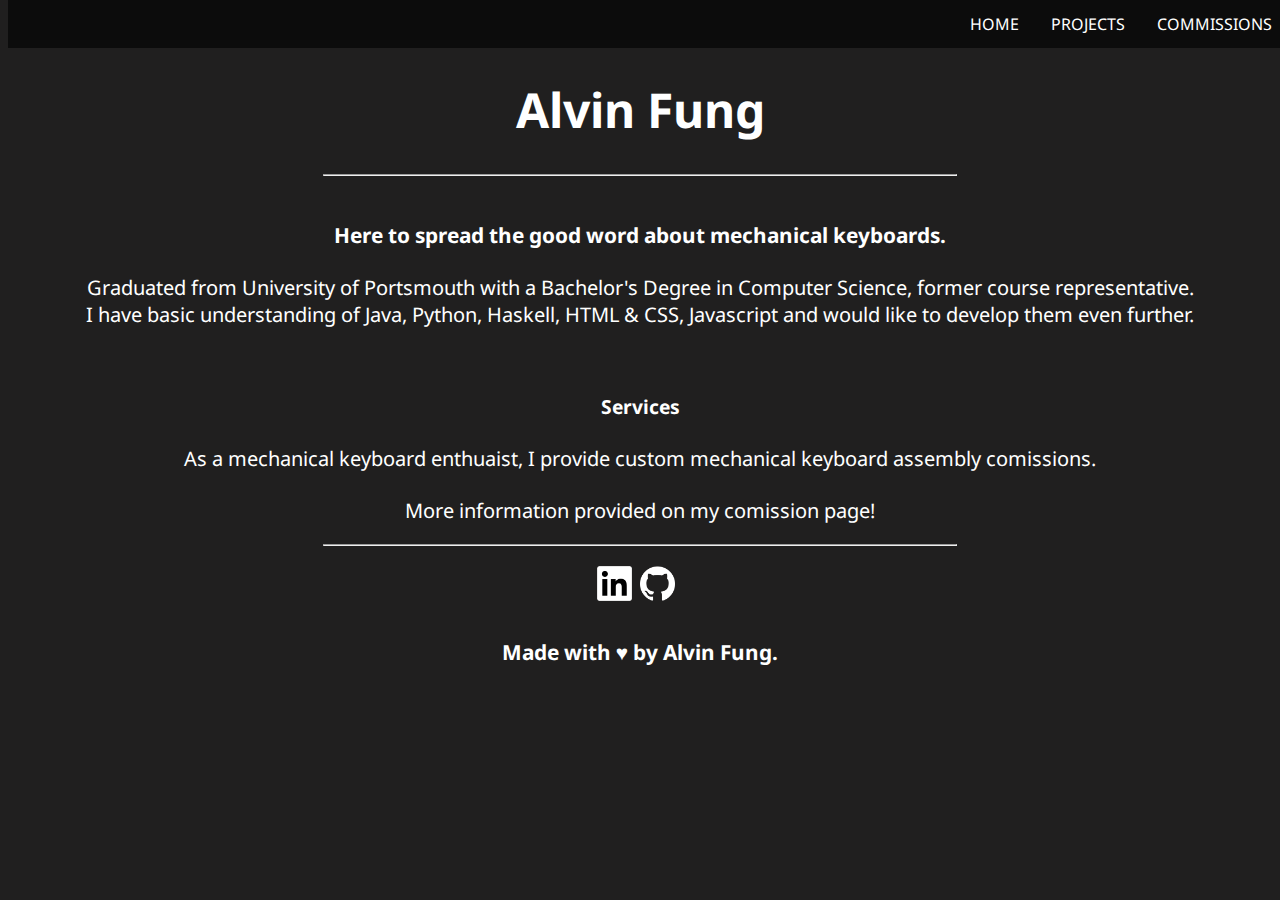
<file: index.html>
<!DOCTYPE html>
<html lang="en">

<head>
    <meta charset="UTF-8">
    <meta name="viewport" content="width=device-width, initial-scale=1.0">
    <title>Alvin Fung</title>
    <link rel="stylesheet" href="/css/website.css">
</head>

<nav>
    <a class="active" href="index.html">Home</a>
    <a href="projects.html">Projects</a>
    <a href="commissions.html">Commissions</a>
    <!-- <a href="archive.html">Archive</a> -->
</nav>

<body>
    <main>
        <div class="intro">
            <h1>Alvin Fung</h1>
            <hr style="width:50%;text-align:center;">

            <h2 style="padding-top:3vh;">Here to spread the good word about mechanical keyboards.</h2>
            <p>Graduated from University of Portsmouth with a Bachelor's Degree in Computer Science, former course
                representative.
                <br>I have basic understanding of Java, Python, Haskell, HTML & CSS, Javascript and would like to
                develop them
                even
                further.
            </p>

            <h3 id="services">Services</h3>

            <p>As a mechanical keyboard enthuaist, I provide custom mechanical keyboard assembly comissions.
            </p>
            <p>More information provided on
                my comission page!</p>
            <hr style="width:50%;text-align:center;">
            <div class="social-row">
                <div>
                    <a href="https://www.linkedin.com/in/alvin-fung-4546b8212/" class="linkedin-link">
                        <img src="images/portfolio/linkedin.png" alt="LinkedIn">
                    </a>
                </div>
                <div>
                    <a href="https://github.com/Alvin-Fung" class="github-link">
                        <img src="images/portfolio/github.png" alt="Github">
                    </a>
                </div>
            </div>

        </div>
    </main>
    <footer>
        <h2>Made with ♥ by Alvin Fung.</h2>
    </footer>

</body>

</html>
</file>
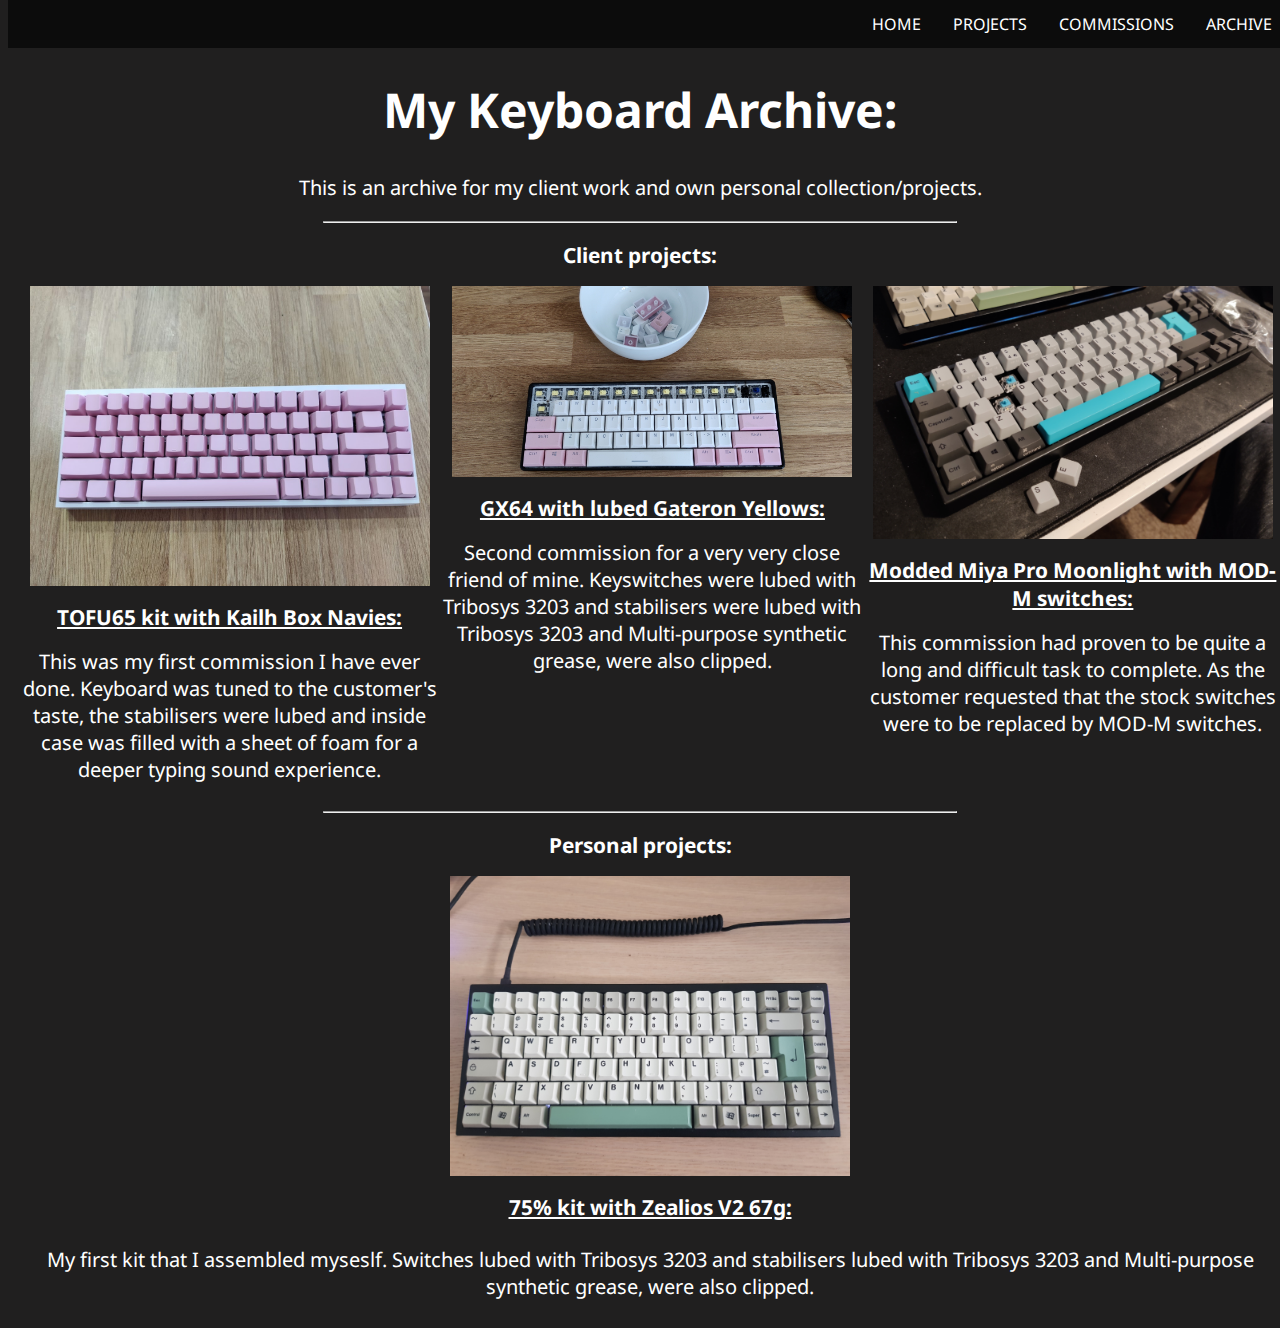
<file: archive.html>
<!DOCTYPE html>
<html lang="en">

<head>
    <meta charset="UTF-8">
    <meta name="viewport" content="width=device-width, initial-scale=1.0">
    <title>Archive</title>
    <link rel="stylesheet" href="/css/website.css">
    <link rel="stylesheet" href="/css/archive.css">
</head>

<nav>
    <a href="index.html">Home</a>
    <a href="projects.html">Projects</a>
    <a href="commissions.html">Commissions</a>
    <a class="active" href="archive.html">Archive</a>
</nav>

<body>

    <h1 class='keyboard-title'>My Keyboard Archive:</h2>

        <p>This is an archive for my client work and own personal collection/projects.</p>
        <hr style="width:50%;text-align:center;">
        <h2> Client projects:</h2>
        <div class="row">
            <div class="item">
                <img src="/images/commission1.jpg" alt="TOFU65" height="4302" width="3024">
                <h2><u>TOFU65 kit with Kailh Box Navies:</u></h2>
                <p>This was my first commission I have ever done. Keyboard was tuned to the customer's taste,
                    the stabilisers were lubed and inside case was filled with a sheet of foam for a deeper typing sound
                    experience.</p>
            </div>
            <div class="item">
                <img src="/images/65 percent.jpg" height="4302" width="3024">
                <h2><u>GX64 with lubed Gateron Yellows:</u></h2>
                <p>Second commission for a very very close friend of mine. Keyswitches were lubed with Tribosys 3203 and
                    stabilisers were lubed with Tribosys 3203 and Multi-purpose synthetic grease, were also clipped.
                </p>
            </div>
            <div class="item">
                <img src="/images/commission3.jpg" alt="Modded Miya Pro" height="4302" width="3024">
                <h2><u>Modded Miya Pro Moonlight with MOD-M switches: </u></h2>
                <p>This commission had proven to be quite a long and difficult task to complete.
                    As the customer requested that the stock switches were to be replaced by MOD-M switches.</p>
            </div>
        </div>

        <hr style="width:50%;text-align:center;">
        <h2> Personal projects: </h2>
        <div class="row">
            <div class="item">
                <img src="/images/75 percent kit.jpg" alt="KBD75 V1" height="500">
                <h2><u>75% kit with Zealios V2 67g:</u></h2>
                <p>My first kit that I assembled myseslf. Switches lubed with Tribosys 3203 and stabilisers lubed with
                    Tribosys 3203 and Multi-purpose synthetic grease, were also clipped. </p>
            </div>
            <!-- <div class="item">
                <img src="/images/ergodox.jpg" alt="Ergodox" height="500">
                <h2><u>Ergodox with Kailh Copper Switches:</u></h2>
                <p>My first ergonomic keyboard added to my collection. Interesting typing experience with a big learning curve in order to
                    obtain near my average typing speed. </p>
            </div>

            <div class ="item">
                <image src="/images/Unicomp model m.jpg" alt="Unicomp Model M" height="500">
                    <h2><u>Unicomp Model M:</u></h2>
                    <p>Recreation model of the original IBM Model M. Awesome typing experience for those who enjoy annoying their housemates.</p>
                </image>
            </div> -->
        </div>

</body>

</html>
</file>
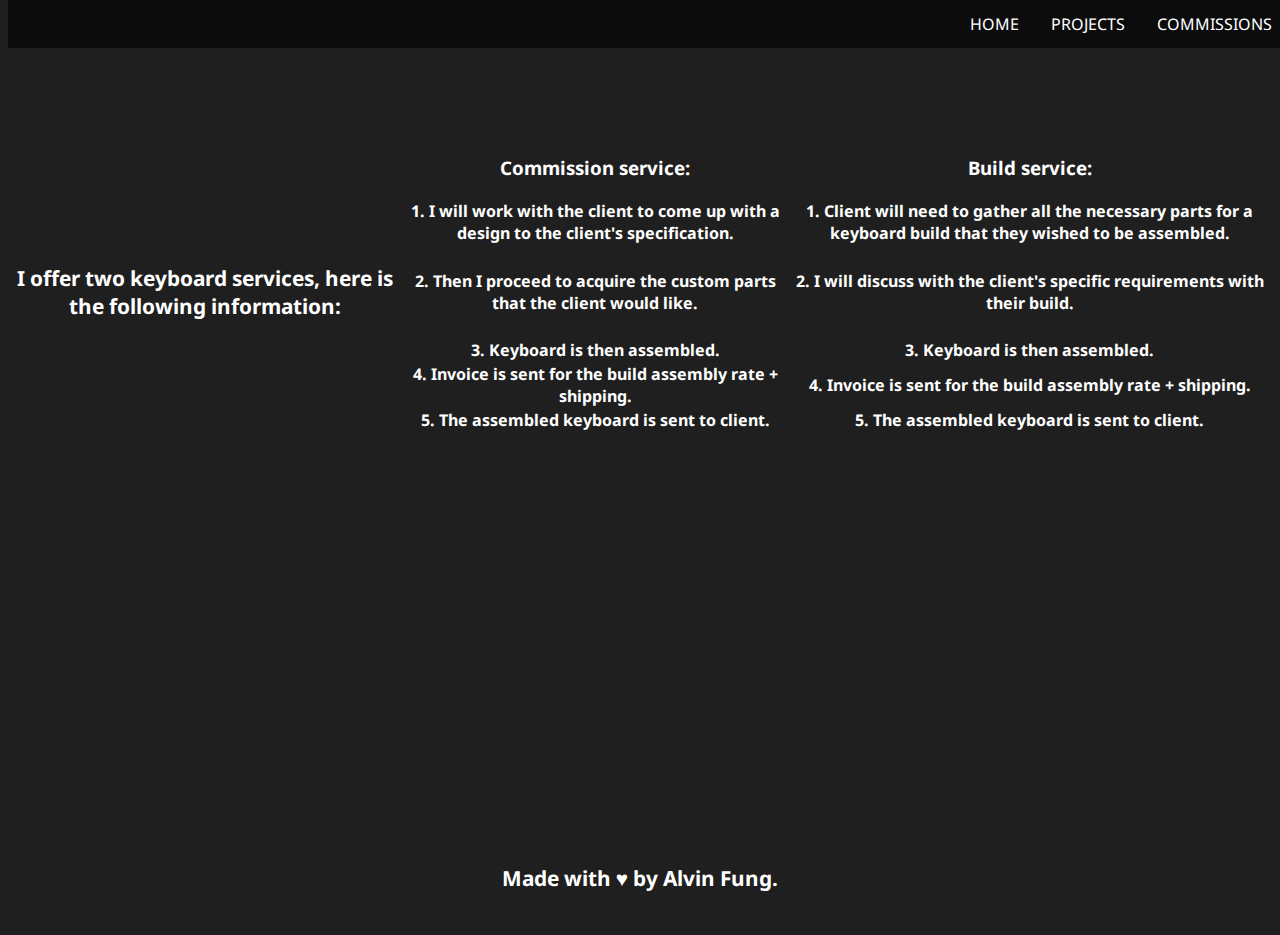
<file: commissions.html>
<!DOCTYPE html>
<html lang="en">

<head>
    <meta charset="UTF-8">
    <meta name="viewport" content="width=device-width, initial-scale=1.0">
    <title>Commissions</title>
    <link rel="stylesheet" href="/css/commissions.css">
    <!-- <link rel="stylesheet" href="/css/website.css"> -->
</head>

<nav>
    <a href="index.html">Home</a>
    <a href="projects.html">Projects</a>
    <a class="active" href="commissions.html">Commissions</a>
    <!-- <a href="archive.html">Archive</a> -->
</nav>

<body>
    <main>
        <div class="info">
            <table>
                <tr>
                    <th id="heading">
                        <h2></h2>
                    </th>
                    <th>
                        <h3>Commission service:</h3>
                    </th>
                    <th>
                        <h3>Build service:</h3>
                    </th>
                </tr>

                <tr>
                    <th></th>
                    <th>1. I will work with the client to come up with a design to the client's specification.</th>
                    <th>1. Client will need to gather all the necessary parts for a keyboard build that they wished to
                        be
                        assembled.</th>
                </tr>
                <tr>
                    <th>
                        <h2>I offer two keyboard services, here is the following information:</h2>
                    </th>
                    <th>2. Then I proceed to acquire the custom parts that the client would like.</th>
                    <th>2. I will discuss with the client's specific requirements with their build.</th>
                </tr>

                <tr>
                    <th></th>
                    <th>3. Keyboard is then assembled.</th>
                    <th>3. Keyboard is then assembled.</th>
                </tr>

                <tr>
                    <th></th>
                    <th>4. Invoice is sent for the build assembly rate + shipping.</th>
                    <th>4. Invoice is sent for the build assembly rate + shipping.</th>
                </tr>

                <tr>
                    <th></th>
                    <th>5. The assembled keyboard is sent to client.</th>
                    <th>5. The assembled keyboard is sent to client.</th>
                </tr>
            </table>

        </div>

    </main>
    <footer>
        <h2>Made with ♥ by Alvin Fung.</h2>
    </footer>
</body>

</html>
</file>
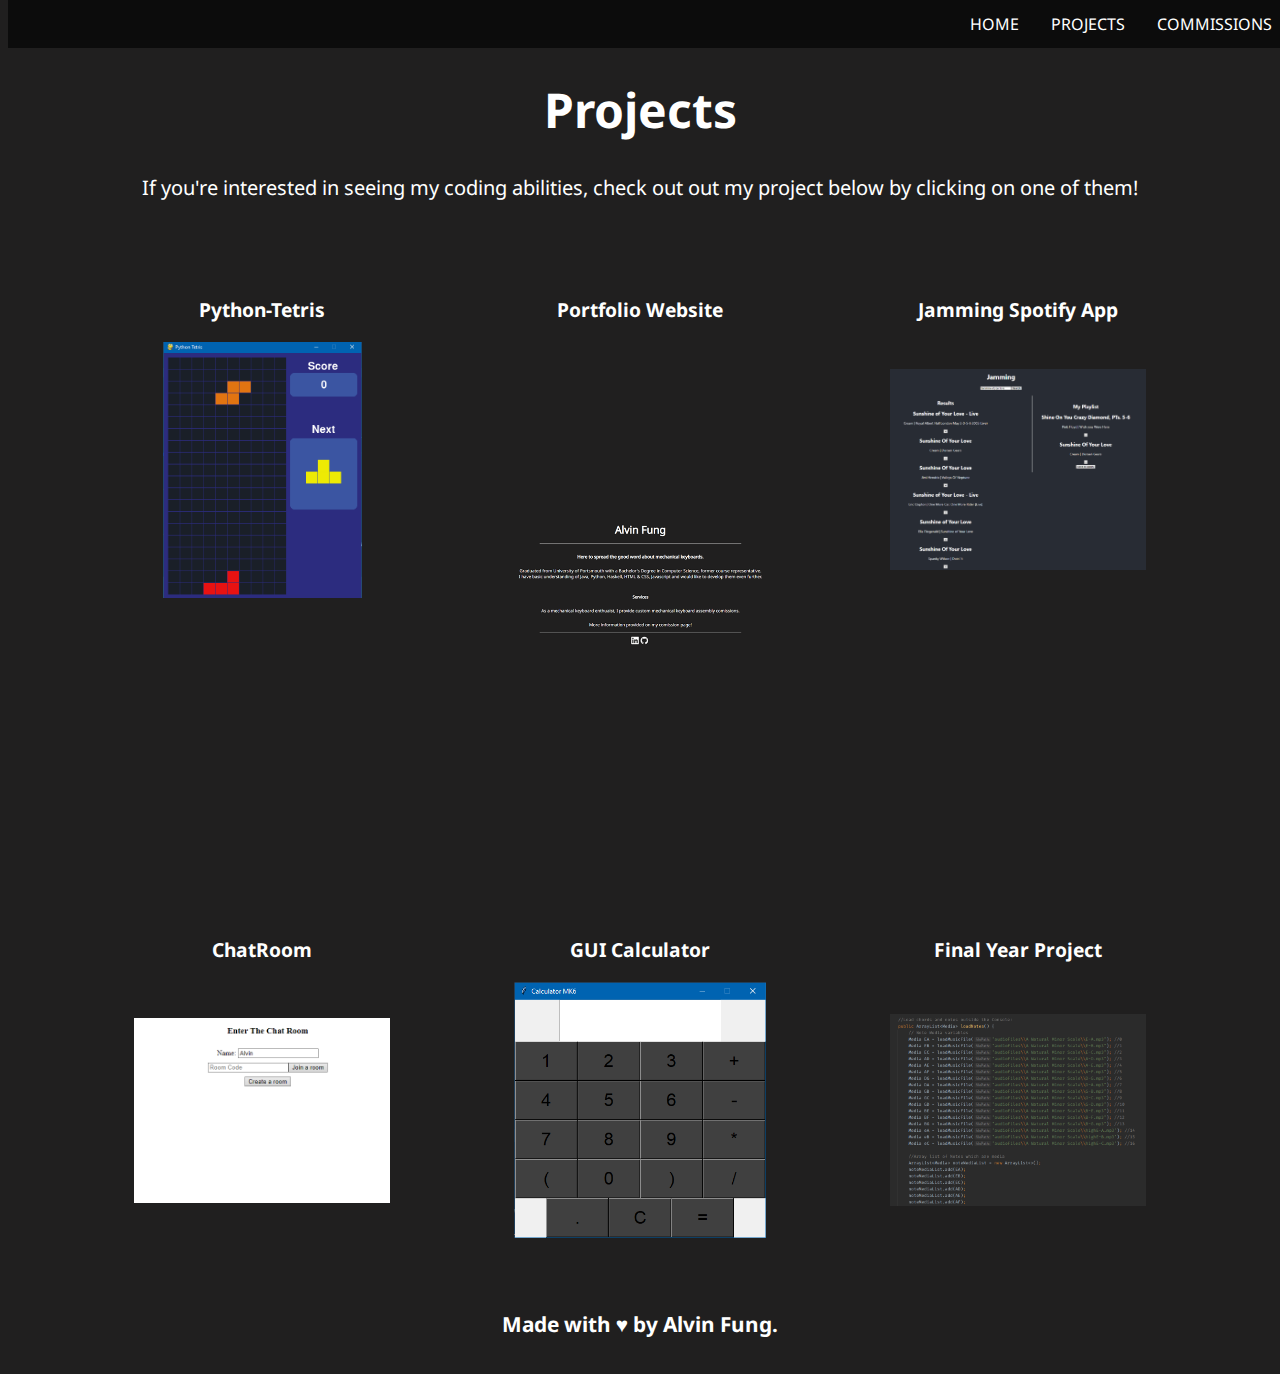
<file: projects.html>
<!DOCTYPE html>
<html lang="en">

<head>
    <meta charset="UTF-8">
    <meta name="viewport" content="width=device-width, initial-scale=1.0">
    <title>Projects</title>
    <link rel="stylesheet" href="/css/website.css">
</head>

<nav>
    <a href="index.html">Home</a>
    <a class="active" href="projects.html">Projects</a>
    <a href="commissions.html">Commissions</a>
    <!-- <a href="archive.html">Archive</a> -->
</nav>

<body>
    <main>
        <div class="project-page-container">
            <h1>Projects</h1>
            <p>If you're interested in seeing my coding abilities, check out out my project below by clicking on one of
                them!</p>
            <div class="projects-container">
                <div class="project-card-col">
                    <div class="card">
                        <h3>Python-Tetris</h3>
                        <p><a href="https://github.com/Alvin-Fung/Python-Tetris">
                                <img src="images/portfolio/python-tetris.png">
                            </a>
                        </p>
                    </div>
                </div>
                <div class="project-card-col">
                    <div class="card">
                        <h3>Portfolio Website</h3>
                        <p><a href="https://alvinfung.me">
                                <img style="height:504px; width:647;" src="images/portfolio/portfolio.png">
                            </a>
                        </p>
                    </div>
                </div>
                <div class="project-card-col">
                    <div class="card">
                        <h3>Jamming Spotify App</h3>
                        <p><a href="https://github.com/Alvin-Fung/jamming-spotify-app">
                                <img src="images/portfolio/jamming-spotify-app.png">
                            </a>
                        </p>
                    </div>
                </div>
                <div class="project-card-col">
                    <div class="card">
                        <h3>ChatRoom</h3>
                        <p><a href="https://github.com/Alvin-Fung/Chatroom">
                                <img src="images/portfolio/chatroom.png">
                            </a></p>
                    </div>
                </div>
                <div class="project-card-col">
                    <div class="card">
                        <h3>GUI Calculator</h3>
                        <p><a href="https://github.com/Alvin-Fung/GUI-Calculator">
                                <img src="images/portfolio/gui-calculator.png">
                            </a></p>
                    </div>
                </div>
                <div class="project-card-col">
                    <div class="card">
                        <h3>Final Year Project</h3>
                        <p><a href="https://github.com/Alvin-Fung/Final-Year-Project">
                                <img src="images/portfolio/final-year-project.png">
                            </a></p>
                    </div>
                </div>

            </div>
        </div>

    </main>

    <footer>
        <h2>Made with ♥ by Alvin Fung.</h2>
    </footer>
</body>

</html>
</file>
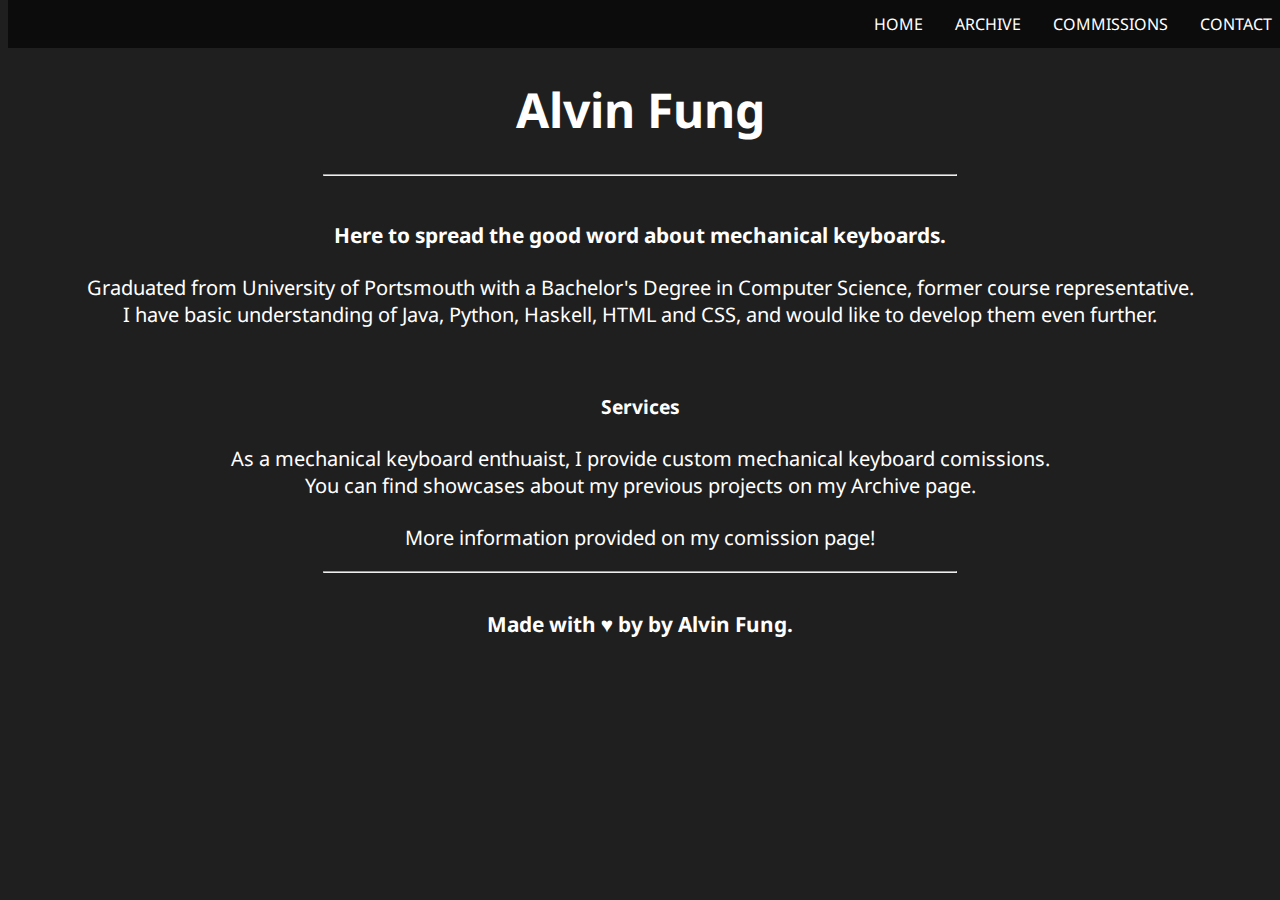
<file: html/website.html>
<!DOCTYPE html>
<html lang="en">

<head>
    <meta charset="UTF-8">
    <meta name="viewport" content="width=device-width, initial-scale=1.0">
    <title>Alvin Fung</title>
    <link rel="stylesheet" href="/css/website.css">
</head>

<nav>
    <a class="active" href="#Home">Home</a>
    <a href="arhive.html">Archive</a>
    <a href="comissions.html">Commissions</a>
    <a href="contact.html">Contact</a>
</nav>

<body>

    <div class="intro">
        <h1>Alvin Fung</h1>
        <hr style="width:50%;text-align:center;">

        <h2 style="padding-top:3vh;">Here to spread the good word about mechanical keyboards.</h2>
        <p>Graduated from University of Portsmouth with a Bachelor's Degree in Computer Science, former course
            representative.
            <br>I have basic understanding of Java, Python, Haskell, HTML and CSS, and would like to develop them even
            further.
        </p>

        <h3 style="padding-top:5vh;">Services</h3>

        <p>As a mechanical keyboard enthuaist, I provide custom mechanical keyboard comissions. <br> You can find
            showcases
            about
            my previous projects on my Archive page.
        </p>
        <p>More information provided on
            my comission page!</p>
        <hr style="width:50%;text-align:center;">

    </div>


    <footer>
        <h2>Made with ♥ by by Alvin Fung.</h2>
    </footer>

</body>

</html>
</file>
<file: css/website.css>
@import url('https://fonts.googleapis.com/css2?family=Noto+Sans&display=swap');

html,
body {
    background-color: #201f1f;
    color: white;
    font-family: "Noto Sans", sans-serif;
}

nav {
    background-color: #0c0c0c;
    display: flex;
    align-items: center;
    justify-content: flex-end;
    overflow: hidden;
    position: fixed;
    top: 0;
    width: 100%;
    z-index: 999;
}

nav a {
    display: inline;
    color: white;
    font-family: "Noto Sans", sans-serif;
    padding: .8em 1em;
    text-transform: uppercase;
    text-align: center;
    text-decoration: none;
}

nav a:hover {
    font-size: 150%;
    background-color: black;
}

p {
    margin-top: 2%;
    text-align: center;
    font-size: 125%
}


h1 {
    padding-top: 5vh;
    display: block;
    font-size: 300%;
    text-align: center;
}

h2 {
    font-size: 130%;
    text-align: center;
}


h3 {
    text-align: center;
    font-size: 120%;
    padding-top: 5vh;
}

.intro {
    background-color: var(--background);
    border-radius: 3vw;
}

.service-text {
    padding-top: -10px;
}

.social-row {
    margin-top: 20px;
    display: flex;
    justify-content: center;
}

.linkedin-link img {
    width: 35px;
    height: 35px;
    vertical-align: middle;
    margin-right: 8px;
}

.github-link img {
    width: 35px;
    height: 35px;
    vertical-align: middle;
    margin-right: 8px;
}

.project-page-container {
    display: block
}

.projects-container {
    display: flex;
    flex-wrap: wrap;
    box-sizing: border-box;
    justify-content: space-between;
    margin: 0 auto;
    width: 80%;
    padding: 10px 0;
}

.project-card-col {
    align-items: center;
    display: center;
    justify-content: center;
}

.card {
    position: relative;
    width: 100%;
    overflow: hidden;
}

.card img {
    height: 20vw;
    width: 20vw;
    object-fit: scale-down;
}

footer {
    padding: 10px;
    text-align: center;
    margin-top: 1vh;
    /* padding-bottom: 2vh; */
}

@media screen and (max-width: 600px) {

    /* Mobile optimisation*/
    body {
        font-size: 14px;
        line-height: 1.5;
        margin: 0;
        padding: 10px;
    }

    h1 {
        font-size: 24px;
        text-align: center;
    }

    p {
        font-size: 16px;
        text-align: center;
    }

    nav {
        display: flex;
        flex-direction: column;
        align-items: center;
        padding: 10px 0;
        position: static;
    }

    nav a {
        font-size: 16px;
        padding: 8px;
        text-align: center;
        width: 100%;
        /* Full width for easier tapping */
        box-sizing: border-box;
    }

    .projects-container {
        flex-direction: column;
        width: 100%;
        padding: 10px 0;
    }

    .project-card-col {
        width: 100%;
        margin-bottom: 20px;
    }

    .card {
        width: 100%;
        padding: 10px;
        box-sizing: border-box;
    }

    .card img {
        width: 100%;
        height: auto;
        object-fit: cover;
        border-radius: 8px;
    }

    footer {
        font-size: 14px;
        text-align: center;
        padding: 20px 0;
    }
}
</file>
<file: css/archive.css>
@import url('https://fonts.googleapis.com/css2?family=Noto+Sans&display=swap');

html,
body {
    background-color: #201f1f;
    font-family: "Noto Sans", sans-serif;
}


h1 {
    padding-top: 5vh;
    color: white;
    display: block;
    font-size: 300%;
    text-align: center;
}

.row {
    display: table;
    border-collapse: collapse;
    width: 100%;
    margin-left: 10px;
    margin-right: 10px;
}

.item {
    display: table-cell;
    vertical-align: top;
    margin-left: 200px;
    margin-right: 200px;
}

.item img {
    display: block;
    width: 400px;
    height: auto;
    margin: auto;

}

.item p {
    text-align: center;
}

footer {
    padding: 10px;
    text-align: center;
    color: white;
    margin-top: 20vh;
    padding-bottom: 2vh;
}
</file>
<file: css/commissions.css>
@import url('https://fonts.googleapis.com/css2?family=Noto+Sans&display=swap');

html,
body {
    background-color: #201f1f;
    font-family: "Noto Sans", sans-serif;
    color: white;
}

nav {
    color: white;
    background-color: #0c0c0c;
    display: flex;
    align-items: center;
    justify-content: flex-end;
    overflow: hidden;
    position: fixed;
    top: 0;
    width: 100%;
}

nav a {
    color: white;
    display: inline;
    font-family: "Noto Sans", sans-serif;
    padding: .8em 1em;
    text-transform: uppercase;
    text-align: center;
    text-decoration: none;
}

nav a:hover {
    font-size: 150%;
    background-color: black;
}

table {
    width: 100%;
    text-align: center;
    border-collapse: collapse;
}

h2 {
    font-size: 130%;
    text-align: center;
}

.info {
    display: block;
    width: 100%;
    margin-top: 15vh;
    background-color: var(--background);
    border-radius: 3vw;
    text-align: center;
    display: flex;

}

footer {
    padding: 10px;
    text-align: center;
    margin-top: 45vh;
    padding-bottom: 2vh;
}


@media screen and (max-width: 600px) {

    /* Mobile optimisation*/
    body {
        font-size: 14px;
        line-height: 1.5;
        margin: 0;
        padding: 10px;
    }

    p {
        font-size: 16px;
        text-align: center;
    }

    nav {
        display: flex;
        flex-direction: column;
        align-items: center;
        padding: 10px 0;
        position: static;
    }

    nav a {
        font-size: 16px;
        padding: 8px;
        text-align: center;
        width: 100%;
        /* Full width for easier tapping */
        box-sizing: border-box;
    }

    footer {
        font-size: 14px;
        text-align: center;
        padding: 20px 0;
        padding-top: 10.5vh;
    }
}
</file>
